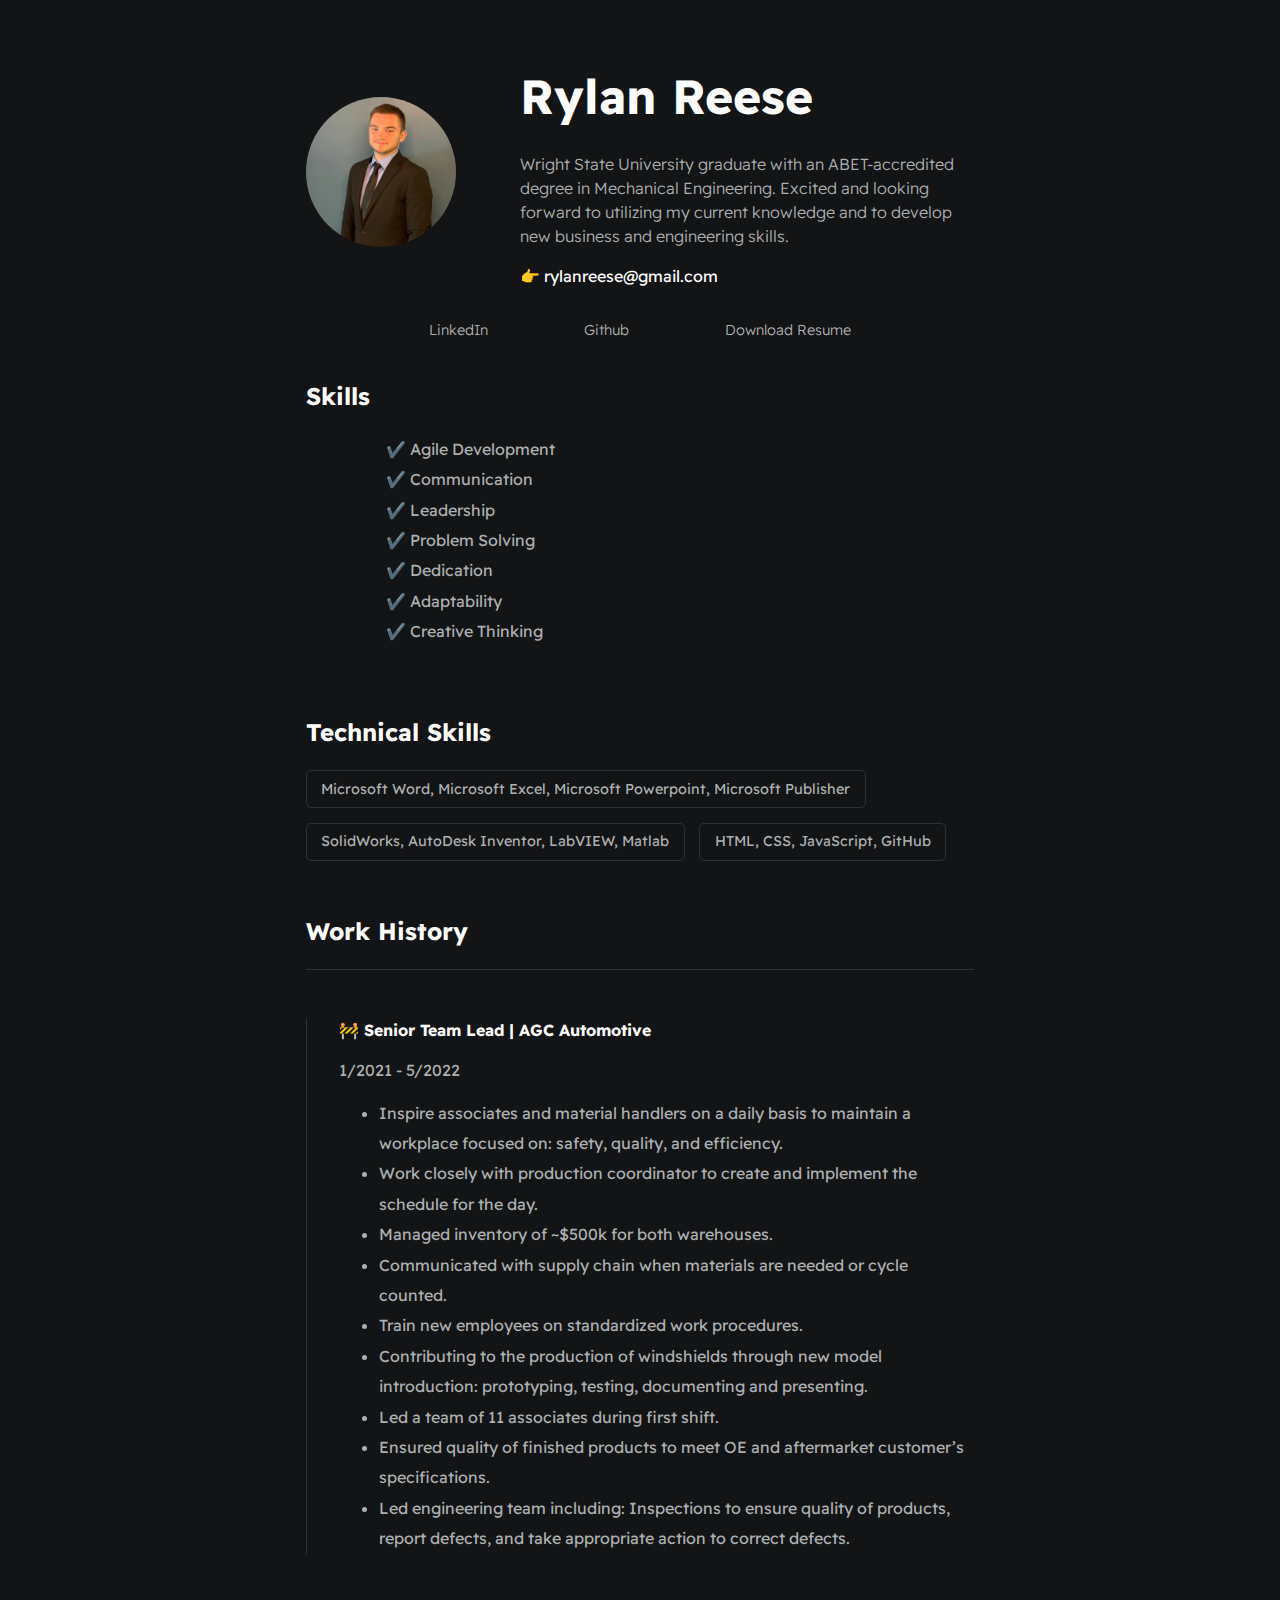
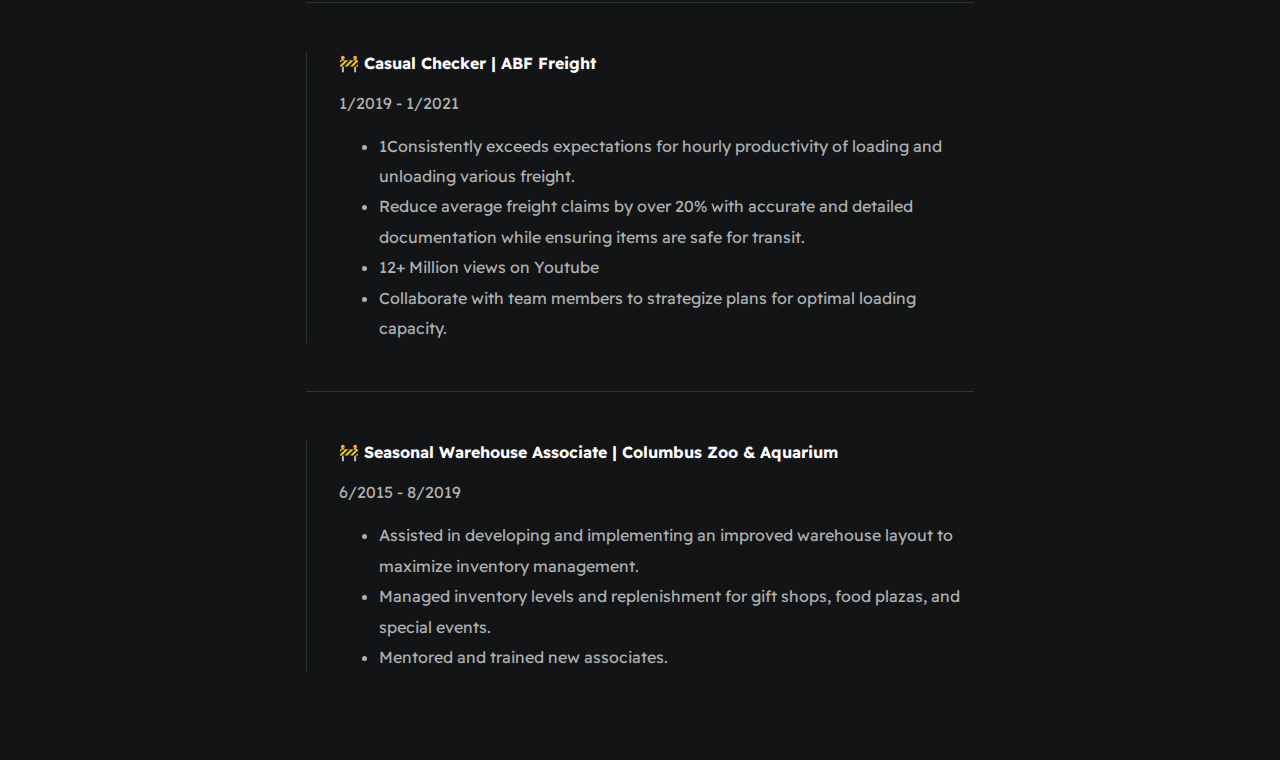
<file: HTML/index.html>
<!DOCTYPE html>
<html>
  <head>
    <meta charset="utf-8" />
    <meta http-equiv="X-UA-Compatible" content="IE=edge" />
    <title>Rylan Reese</title>
    <meta name="description" content="" />
    <meta name="viewport" content="width=device-width, initial-scale=1" />
    <link rel="stylesheet" href="main.css" />
  </head>
  <body>
    <div id="container--main">
      <section id="wrapper--hero" class="section--page">
        <img src="Headshot.jpg" img id="profile-pic" />
        <div>
          <h1 id="user-name">Rylan Reese</h1>
          <p id="bio">
            Wright State University graduate with an ABET-accredited degree in
            Mechanical Engineering. Excited and looking forward to utilizing my
            current knowledge and to develop new business and engineering
            skills.
          </p>
          <p id="email">👉 rylanreese@gmail.com</p>
        </div>
      </section>
      <section id="section--page">
        <div id="socials--list">
          <a href="https://www.linkedin.com/in/rylan-reese/" target="_blank"
            >LinkedIn</a
          >
          <a href="https://github.com/RAC11" target="_blank">Github</a>
          <a href="RylanReese_Resume2022.pdf" target="_blank"
            >Download Resume</a
          >
        </div>
      </section>
      <section class="section--page">
        <h2>Skills</h2>
        <ul id="skills--list">
          <li>✔️ Agile Development</li>
          <li>✔️ Communication</li>
          <li>✔️ Leadership</li>
          <li>✔️ Problem Solving</li>
          <li>✔️ Dedication</li>
          <li>✔️ Adaptability</li>
          <li>✔️ Creative Thinking</li>
        </ul>
      </section>
      <section class="section--page">
        <h2>Technical Skills</h2>
        <div id="wrapper--technical__items">
          <div class="card--technical">
            <span
              >Microsoft Word, Microsoft Excel, Microsoft Powerpoint, Microsoft
              Publisher</span
            >
          </div>
          <div class="card--technical">
            <span>SolidWorks, AutoDesk Inventor, LabVIEW, Matlab</span>
          </div>
          <div class="card--technical">
            <span>HTML, CSS, JavaScript, GitHub</span>
          </div>
        </div>
      </section>
      <section id="work-history-wrapper" class="section--page">
        <h2>Work History</h2>

        <div class="line-break"></div>
        <div class="card--work-history">
          <strong>🚧 Senior Team Lead | AGC Automotive</strong>
          <p>1/2021 - 5/2022</p>
          <ul>
            <li>
              Inspire associates and material handlers on a daily basis to
              maintain a workplace focused on: safety, quality, and efficiency.
            </li>
            <li>
              Work closely with production coordinator to create and implement
              the schedule for the day.
            </li>
            <li>Managed inventory of ~$500k for both warehouses.</li>
            <li>
              Communicated with supply chain when materials are needed or cycle
              counted.
            </li>
            <li>Train new employees on standardized work procedures.</li>
            <li>
              Contributing to the production of windshields through new model
              introduction: prototyping, testing, documenting and presenting.
            </li>
            <li>Led a team of 11 associates during first shift.</li>
            <li>
              Ensured quality of finished products to meet OE and aftermarket
              customer’s specifications.
            </li>
            <li>
              Led engineering team including: Inspections to ensure quality of
              products, report defects, and take appropriate action to correct
              defects.
            </li>
          </ul>
        </div>

        <div class="line-break"></div>

        <div class="card--work-history">
          <strong>🚧 Casual Checker | ABF Freight</strong>
          <p>1/2019 - 1/2021</p>
          <ul>
            <li>
              1Consistently exceeds expectations for hourly productivity of
              loading and unloading various freight.
            </li>
            <li>
              Reduce average freight claims by over 20% with accurate and
              detailed documentation while ensuring items are safe for transit.
            </li>
            <li>12+ Million views on Youtube</li>
            <li>
              Collaborate with team members to strategize plans for optimal
              loading capacity.
            </li>
          </ul>
        </div>

        <div class="line-break"></div>

        <div class="card--work-history">
          <strong
            >🚧 Seasonal Warehouse Associate | Columbus Zoo & Aquarium</strong
          >
          <p>6/2015 - 8/2019</p>
          <ul>
            <li>
              Assisted in developing and implementing an improved warehouse
              layout to maximize inventory management.
            </li>
            <li>
              Managed inventory levels and replenishment for gift shops, food
              plazas, and special events.
            </li>
            <li>Mentored and trained new associates.</li>
          </ul>
        </div>
      </section>
    </div>
  </body>
</html>
</file>
<file: HTML/main.css>
@import url('https://fonts.googleapis.com/css2?family=Readex+Pro:wght@300;400;500;600;700&display=swap');

:root{
    --mainTextColor-light:#000;
    --secondaryTextColor-light:rgb(51 51 51);
    --mainLinkColor-light:#0da2b8;
    --mainBorderColor-light:rgb(218, 218, 218);
    --mainBgColor-light:rgb(249, 250,251);

    --mainTextColor-dark:#fff;
    --secondaryTextColor-dark:#adb0b1;
    --mainLinkColor-dark:rgb(30, 190,214);
    --mainBorderColor-dark:#2b3031;
    --mainBgColor-dark:#131415;
    
    --mainTextColor:var(--mainTextColor-dark);
    --secondaryTextColor:var(--secondaryTextColor-dark);
    --mainLinkColor:var(--mainLinkColor-dark);
    --mainBorderColor:var(--mainBorderColor-dark);
    --mainBgColor:var(--mainBgColor-dark);

}


*{
    font-family: 'Readex Pro';
    line-height: 1.5em;
    box-sizing: border-box;
    color: var(--mainTextColor);
    
}

body{
    background-color: var(--mainBgColor);            
}

p, span, li{
    color: var(--secondaryTextColor);
    font-size: 1em;
}

a{
    text-decoration: none;
    color: var(--mainLinkColor);
    font-weight: 500;
}

li{
    line-height: 1.9em;
}

#container--main{
    max-width: 700px;
    margin: 0 auto;
    padding: 1em;
}

.section--page{
    padding-top: 1em;
    padding-bottom: 1em;
}

#wrapper--hero{
    display: flex;
    align-items: center;
    gap: 4em;
}

#bio, a{
    font-weight: 300;
}

#user-name{
    font-size: 48px;
    line-height: 1em;
}

#profile-pic{
    width: 150px;
    height: 150px;
    object-fit: cover;
    border-radius: 50%;
}

#email{
    color: var(--mainTextColor);
}

#socials--list{
    display: flex;
    column-gap: 1em;
    flex-wrap: wrap;
    justify-content: center;
    column-gap: 6em;
}

#socials--list a{
    font-weight: 300;
    color: var(--secondaryTextColor);
    font-size: 0.9em;
    transition: 0.3s;
}

#socials--list a:hover{
    font-weight: 100;
    color: var(--mainLinkColor);
    font-size: 0.9em;
}

#skills--list{
    list-style: none;
    padding-left: 5em;
}

#wrapper--technical__items{
    display: flex;
    flex-wrap: wrap;
    gap: 1em;
    font-size: 0.9em;
}

.card--technical{
    border: 1px solid var(--mainBorderColor);
    border-radius: 5px;
    padding: 0.5em 1em;
    align-items: center;
}

.card--project{
    padding-top: 1em;
    padding-bottom: 1em;
    border-top: 1px solid var(--mainBorderColor);
}

.card--project a{
    color: var(--mainTextColor);

    transition: 0.3s;
}

.card--project a:hover{
    color: rgb(30, 190,214);

}

.card--work-history{
    border-left: 1px solid var(--mainBorderColor);
    margin-top: 3em;
    margin-bottom: 3em;
    padding-left: 2em;
}

.line-break{
    background-color: var(--mainBorderColor);
    height: 1px;
}


@media(max-width:600px){

    .section--page{
        padding-top: 1em;
        padding-bottom: 1em;
    }

    #wrapper--hero{
        display: flex;
        align-items: center;
        gap: 1em;
    }

    #profile-pic{
        width: 200px;
        height: 200px;
    }

    #wrapper--hero{
        flex-direction: column;
    }

    .card--work-history{
        border-left: none;
        padding-left: 0;
    }
}
</file>
